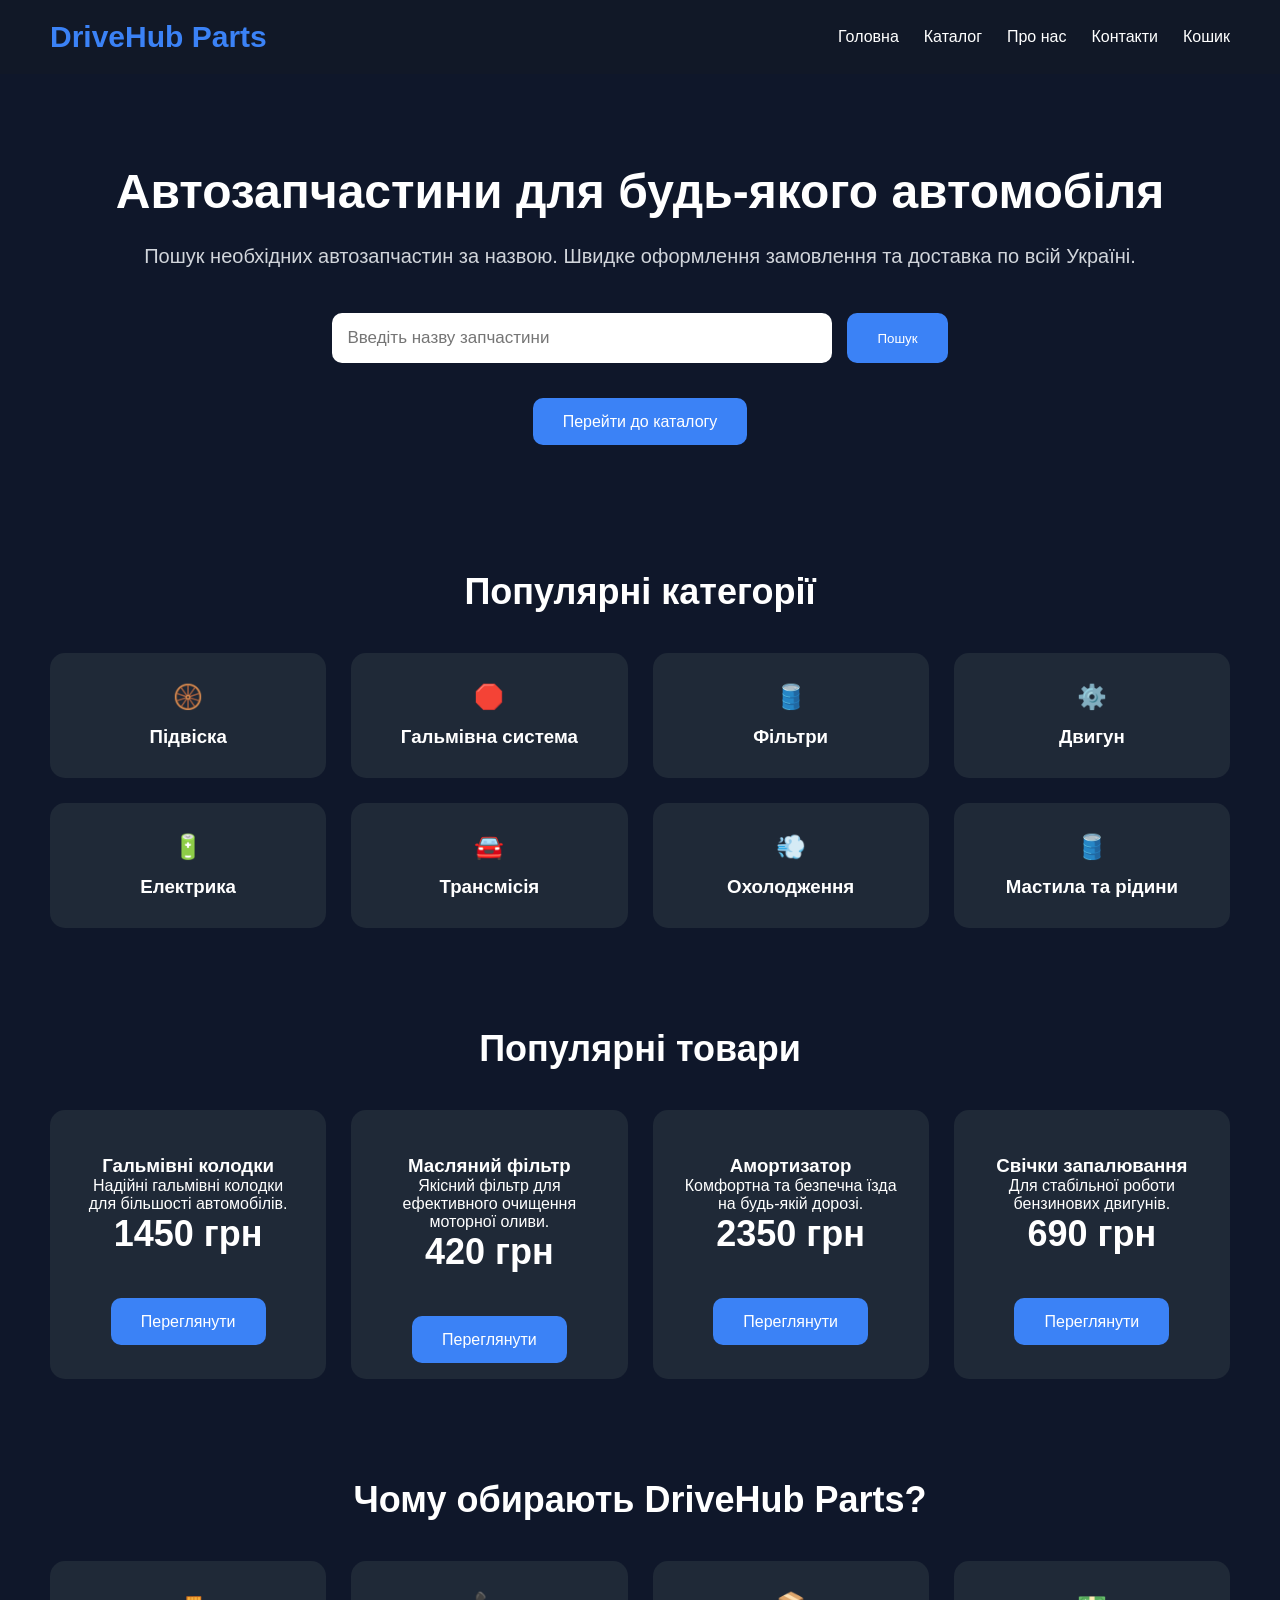
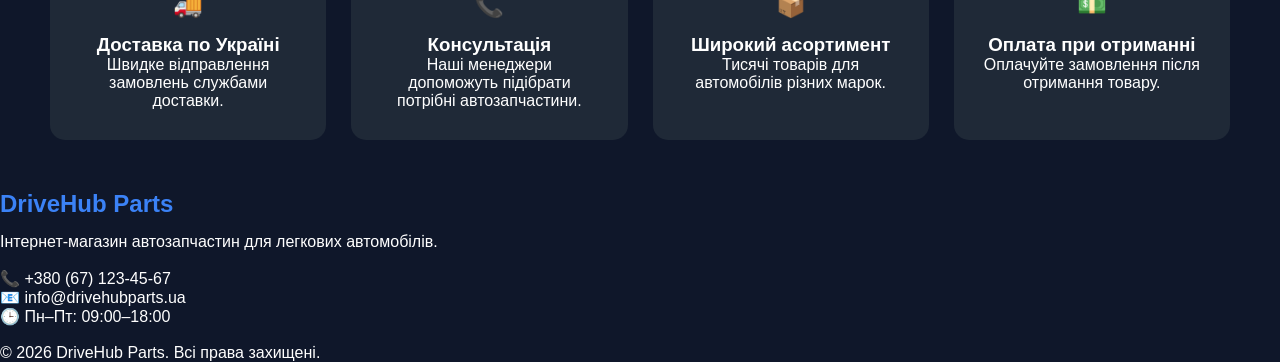
<file: index.html>
<!DOCTYPE html>
<html lang="uk">
<head>
<meta charset="UTF-8">
<meta name="viewport" content="width=device-width, initial-scale=1.0">
<title>DriveHub Parts</title>

<style>

*{
margin:0;
padding:0;
box-sizing:border-box;
}

body{
font-family:Arial,sans-serif;
background:#0f172a;
color:white;
}

header{
background:#111827;
display:flex;
justify-content:space-between;
align-items:center;
padding:20px 50px;
position:sticky;
top:0;
}

.logo{
font-size:30px;
font-weight:bold;
color:#3b82f6;
}

nav{
display:flex;
gap:25px;
}

nav a{
color:white;
text-decoration:none;
transition:.3s;
}

nav a:hover{
color:#3b82f6;
}

.hero{

padding:90px 20px;

text-align:center;

}

.hero h1{

font-size:48px;

margin-bottom:20px;

}

.hero p{

font-size:20px;

color:#d1d5db;

line-height:1.7;

margin-bottom:40px;

}

.search{

display:flex;

justify-content:center;

gap:15px;

flex-wrap:wrap;

margin-bottom:50px;

}

.search input{

width:500px;

max-width:90%;

padding:15px;

border:none;

border-radius:10px;

font-size:17px;

}

.btn{

background:#3b82f6;

color:white;

border:none;

padding:15px 30px;

border-radius:10px;

cursor:pointer;

text-decoration:none;

transition:.3s;

}

.btn:hover{

background:#2563eb;

}

.categories{

padding:50px;

}

.categories h2{

text-align:center;

margin-bottom:40px;

font-size:36px;

}

.grid{

display:grid;

grid-template-columns:repeat(auto-fit,minmax(220px,1fr));

gap:25px;

}

.card{

background:#1f2937;

padding:30px;

border-radius:15px;

text-align:center;

transition:.3s;

}

.card:hover{

transform:translateY(-8px);

box-shadow:0 0 20px rgba(59,130,246,.35);

}

.card h3{

margin-top:15px;

}

</style>

</head>

<body>

<header>

<div class="logo">

DriveHub Parts

</div>

<nav>

<a href="index.html">Головна</a>

<a href="catalog.html">Каталог</a>

<a href="about.html">Про нас</a>

<a href="contacts.html">Контакти</a>

<a href="cart.html">Кошик</a>

</nav>

</header>

<section class="hero">

<h1>

Автозапчастини для будь-якого автомобіля

</h1>

<p>

Пошук необхідних автозапчастин за назвою.
Швидке оформлення замовлення та доставка по всій Україні.

</p>

<div class="search">

<input
type="text"
id="searchInput"
placeholder="Введіть назву запчастини">

<button class="btn" onclick="searchProduct()">
Пошук
</button>

</div>

<a href="catalog.html" class="btn">

Перейти до каталогу

</a>

</section>

<section class="categories">

<h2>

Популярні категорії

</h2>

<div class="grid">

<div class="card">

<h1>🛞</h1>

<h3>Підвіска</h3>

</div>

<div class="card">

<h1>🛑</h1>

<h3>Гальмівна система</h3>

</div>

<div class="card">

<h1>🛢️</h1>

<h3>Фільтри</h3>

</div>

<div class="card">

<h1>⚙️</h1>

<h3>Двигун</h3>

</div><div class="card">

<h1>🔋</h1>

<h3>Електрика</h3>

</div>

<div class="card">

<h1>🚘</h1>

<h3>Трансмісія</h3>

</div>

<div class="card">

<h1>💨</h1>

<h3>Охолодження</h3>

</div>

<div class="card">

<h1>🛢️</h1>

<h3>Мастила та рідини</h3>

</div>

</div>

</section>

<section class="categories">

<h2>

Популярні товари

</h2>

<div class="grid">

<div class="card">

<h3>Гальмівні колодки</h3>

<p>Надійні гальмівні колодки для більшості автомобілів.</p>

<h2>1450 грн</h2>

<br>

<a href="catalog.html" class="btn">

Переглянути

</a>

</div>

<div class="card">

<h3>Масляний фільтр</h3>

<p>Якісний фільтр для ефективного очищення моторної оливи.</p>

<h2>420 грн</h2>

<br>

<a href="catalog.html" class="btn">

Переглянути

</a>

</div>

<div class="card">

<h3>Амортизатор</h3>

<p>Комфортна та безпечна їзда на будь-якій дорозі.</p>

<h2>2350 грн</h2>

<br>

<a href="catalog.html" class="btn">

Переглянути

</a>

</div>

<div class="card">

<h3>Свічки запалювання</h3>

<p>Для стабільної роботи бензинових двигунів.</p>

<h2>690 грн</h2>

<br>

<a href="catalog.html" class="btn">

Переглянути

</a>

</div>

</div>

</section>

<section class="categories">

<h2>

Чому обирають DriveHub Parts?

</h2>

<div class="grid">

<div class="card">

<h1>🚚</h1>

<h3>Доставка по Україні</h3>

<p>

Швидке відправлення замовлень службами доставки.

</p>

</div>

<div class="card">

<h1>📞</h1>

<h3>Консультація</h3>

<p>

Наші менеджери допоможуть підібрати потрібні автозапчастини.

</p>

</div>

<div class="card">

<h1>📦</h1>

<h3>Широкий асортимент</h3>

<p>

Тисячі товарів для автомобілів різних марок.

</p>

</div>

<div class="card">

<h1>💵</h1>

<h3>Оплата при отриманні</h3>

<p>

Оплачуйте замовлення після отримання товару.

</p>

</div>

</div>

</section>

<footer>

<h2 style="color:#3b82f6; margin-bottom:15px;">

DriveHub Parts

</h2>

<p>

Інтернет-магазин автозапчастин для легкових автомобілів.

</p>

<br>

<p>

📞 +380 (67) 123-45-67

</p>

<p>

📧 info@drivehubparts.ua

</p>

<p>

🕒 Пн–Пт: 09:00–18:00

</p>

<br>

<p>

© 2026 DriveHub Parts. Всі права захищені.

</p>

</footer>
<script src="js/script.js"></script>
</body>

</html>
</file>
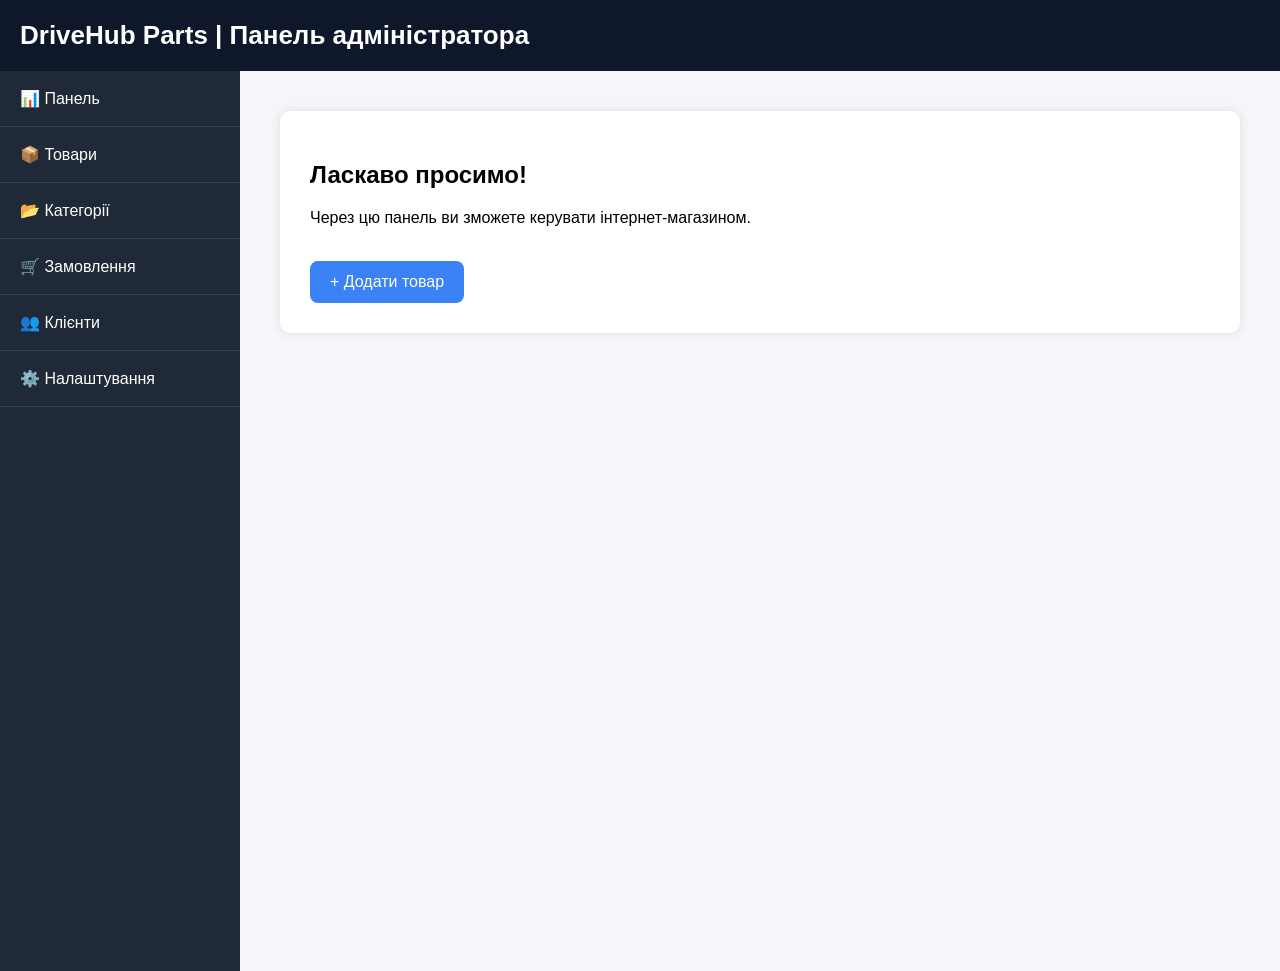
<file: admin/index.html>
<!DOCTYPE html>
<html lang="uk">
<head>
<meta charset="UTF-8">
<meta name="viewport" content="width=device-width, initial-scale=1.0">
<title>DriveHub Parts | Адмін-панель</title>

<style>

body{
    margin:0;
    font-family:Arial,sans-serif;
    background:#f4f6f9;
}

header{
    background:#0f172a;
    color:white;
    padding:20px;
    font-size:26px;
    font-weight:bold;
}

.container{
    display:flex;
}

.sidebar{
    width:240px;
    background:#1f2937;
    min-height:100vh;
    color:white;
}

.sidebar a{
    display:block;
    color:white;
    text-decoration:none;
    padding:18px 20px;
    border-bottom:1px solid #374151;
}

.sidebar a:hover{
    background:#3b82f6;
}

.content{
    flex:1;
    padding:40px;
}

.box{
    background:white;
    padding:30px;
    border-radius:10px;
    box-shadow:0 0 10px rgba(0,0,0,.1);
}

button{
    background:#3b82f6;
    color:white;
    border:none;
    padding:12px 20px;
    border-radius:8px;
    cursor:pointer;
    font-size:16px;
}

button:hover{
    background:#2563eb;
}

</style>

</head>

<body>

<header>

DriveHub Parts | Панель адміністратора

</header>

<div class="container">

<div class="sidebar">

<a href="#">📊 Панель</a>

<a href="#">📦 Товари</a>

<a href="#">📂 Категорії</a>

<a href="#">🛒 Замовлення</a>

<a href="#">👥 Клієнти</a>

<a href="#">⚙️ Налаштування</a>

</div>

<div class="content">

<div class="box">

<h2>Ласкаво просимо!</h2>

<p>

Через цю панель ви зможете керувати інтернет-магазином.

</p>

<br>

<button>

+ Додати товар

</button>

</div>

</div>

</div>

</body>
</html>
</file>
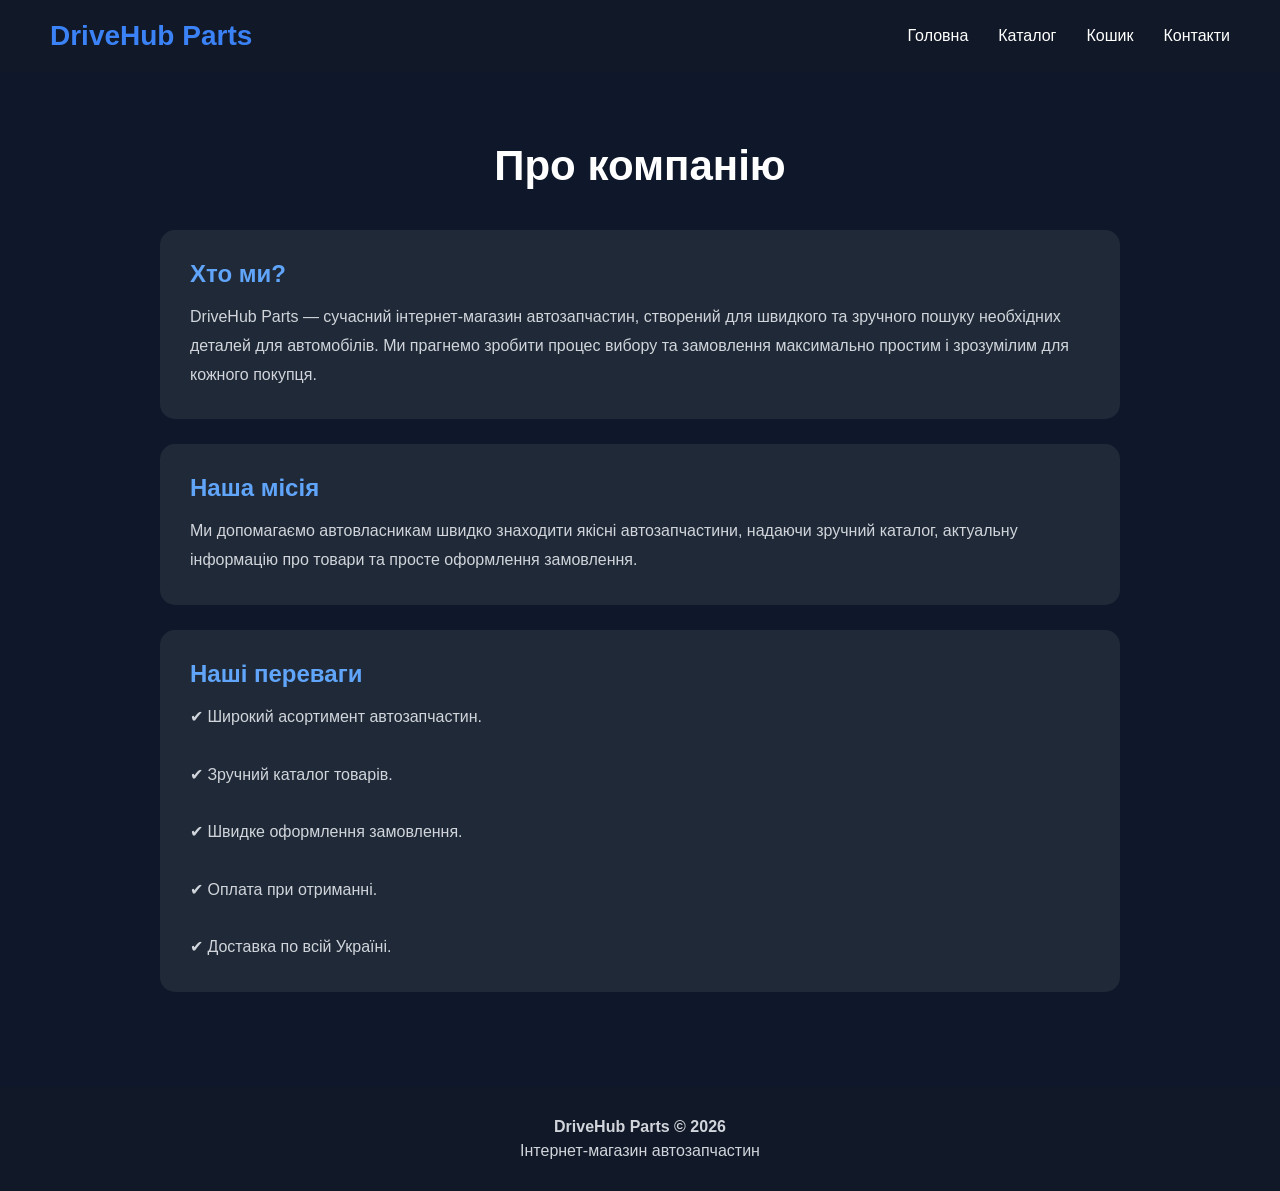
<file: about.html>
<!DOCTYPE html>
<html lang="uk">
<head>
<meta charset="UTF-8">
<meta name="viewport" content="width=device-width, initial-scale=1.0">
<title>Про нас | DriveHub Parts</title>

<style>

*{
margin:0;
padding:0;
box-sizing:border-box;
}

body{
font-family:Arial,sans-serif;
background:#0f172a;
color:white;
}

header{
background:#111827;
display:flex;
justify-content:space-between;
align-items:center;
padding:20px 50px;
}

.logo{
font-size:28px;
font-weight:bold;
color:#3b82f6;
}

nav{
display:flex;
gap:30px;
}

nav a{
color:white;
text-decoration:none;
}

nav a:hover{
color:#3b82f6;
}

.container{
max-width:1000px;
margin:50px auto;
padding:20px;
}

h1{
text-align:center;
font-size:42px;
margin-bottom:40px;
}

.card{
background:#1f2937;
padding:30px;
border-radius:15px;
margin-bottom:25px;
}

.card h2{
margin-bottom:15px;
color:#60a5fa;
}

.card p{
line-height:1.8;
color:#d1d5db;
}

footer{
background:#111827;
text-align:center;
padding:25px;
margin-top:50px;
}

footer p{
margin:6px;
color:#d1d5db;
}

</style>

</head>

<body>

<header>

<div class="logo">
DriveHub Parts
</div>

<nav>

<a href="index.html">Головна</a>

<a href="catalog.html">Каталог</a>

<a href="cart.html">Кошик</a>

<a href="contacts.html">Контакти</a>

</nav>

</header>

<div class="container">

<h1>Про компанію</h1>

<div class="card">

<h2>Хто ми?</h2>

<p>

DriveHub Parts — сучасний інтернет-магазин автозапчастин, створений для швидкого та зручного пошуку необхідних деталей для автомобілів. Ми прагнемо зробити процес вибору та замовлення максимально простим і зрозумілим для кожного покупця.

</p>

</div>

<div class="card">

<h2>Наша місія</h2>

<p>

Ми допомагаємо автовласникам швидко знаходити якісні автозапчастини, надаючи зручний каталог, актуальну інформацію про товари та просте оформлення замовлення.

</p>

</div>

<div class="card">

<h2>Наші переваги</h2>

<p>

✔ Широкий асортимент автозапчастин.<br><br>

✔ Зручний каталог товарів.<br><br>

✔ Швидке оформлення замовлення.<br><br>

✔ Оплата при отриманні.<br><br>

✔ Доставка по всій Україні.

</p>

</div>

</div>

<footer>

<p><strong>DriveHub Parts © 2026</strong></p>

<p>Інтернет-магазин автозапчастин</p>

</footer>

</body>
</html>
</file>
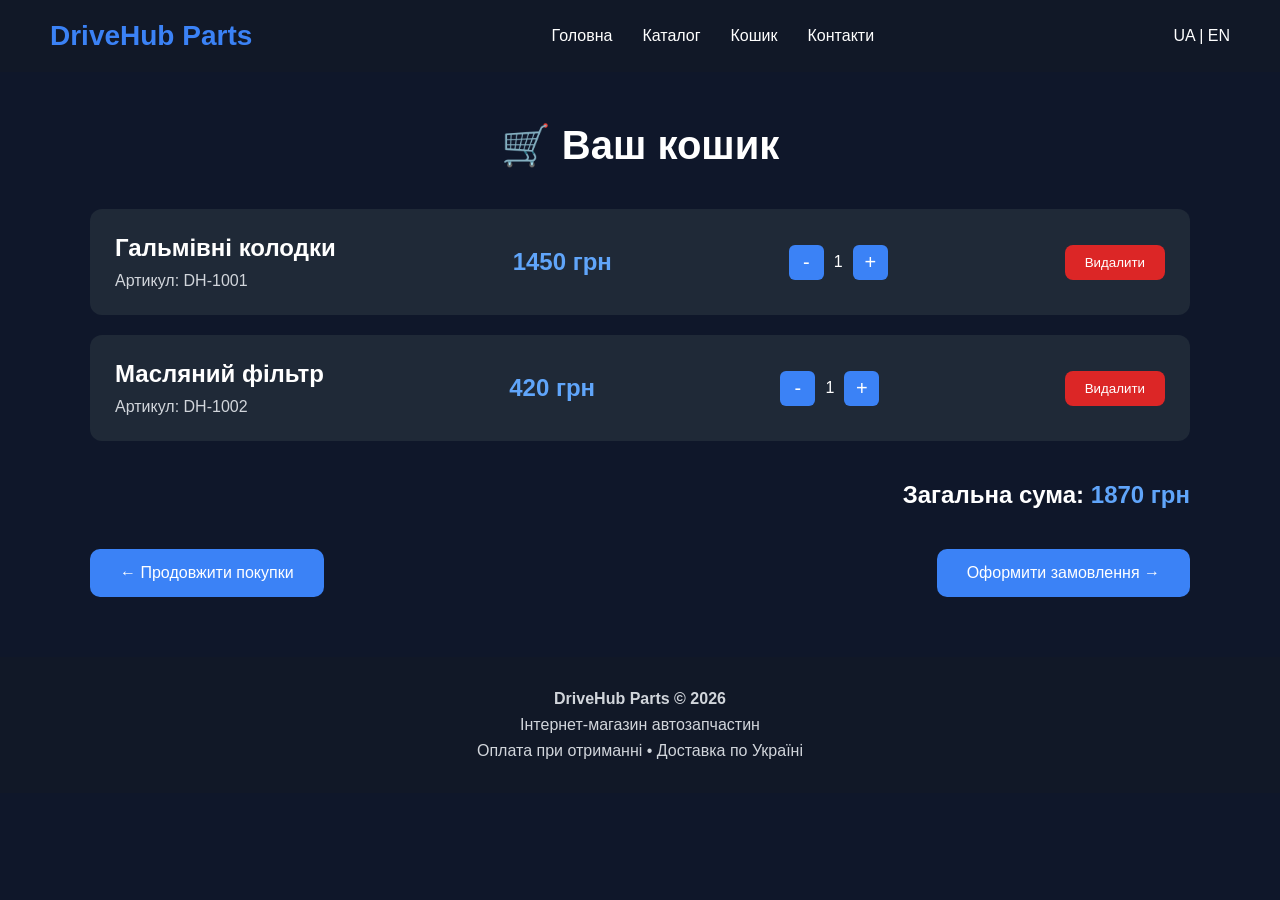
<file: cart.html>
<!DOCTYPE html>
<html lang="uk">
<head>
<meta charset="UTF-8">
<meta name="viewport" content="width=device-width, initial-scale=1.0">
<title>Кошик | DriveHub Parts</title>

<style>

*{
    margin:0;
    padding:0;
    box-sizing:border-box;
}

body{
    font-family:Arial,sans-serif;
    background:#0f172a;
    color:white;
}

header{
    background:#111827;
    display:flex;
    justify-content:space-between;
    align-items:center;
    padding:20px 50px;
}

.logo{
    font-size:28px;
    font-weight:bold;
    color:#3b82f6;
}

nav{
    display:flex;
    gap:30px;
}

nav a{
    color:white;
    text-decoration:none;
}

nav a:hover{
    color:#3b82f6;
}

.language{
    font-size:16px;
}

.container{
    width:90%;
    max-width:1100px;
    margin:50px auto;
}

h1{
    text-align:center;
    margin-bottom:40px;
    font-size:40px;
}

.cart-item{
    display:flex;
    justify-content:space-between;
    align-items:center;
    background:#1f2937;
    padding:25px;
    border-radius:12px;
    margin-bottom:20px;
}

.item-info h2{
    margin-bottom:10px;
}

.item-info p{
    color:#d1d5db;
}

.price{
    color:#60a5fa;
    font-size:24px;
    font-weight:bold;
}

.quantity{
    display:flex;
    align-items:center;
    gap:10px;
}

.quantity button{
    width:35px;
    height:35px;
    border:none;
    border-radius:6px;
    cursor:pointer;
    font-size:20px;
    background:#3b82f6;
    color:white;
}

.remove{
    background:#dc2626;
    color:white;
    border:none;
    padding:10px 20px;
    border-radius:8px;
    cursor:pointer;
}

.remove:hover{
    background:#b91c1c;
}

.total{
    margin-top:40px;
    text-align:right;
}

.total h2{
    margin-bottom:25px;
}

.buttons{
    display:flex;
    justify-content:space-between;
    margin-top:40px;
}

.btn{
    background:#3b82f6;
    color:white;
    text-decoration:none;
    padding:15px 30px;
    border-radius:10px;
}

.btn:hover{
    background:#2563eb;
}

footer{
    margin-top:60px;
    background:#111827;
    text-align:center;
    padding:25px;
}

footer p{
    margin:8px;
    color:#d1d5db;
}

</style>

</head>

<body>

<header>

<div class="logo">
DriveHub Parts
</div>

<nav>
<a href="index.html">Головна</a>
<a href="catalog.html">Каталог</a>
<a href="cart.html">Кошик</a>
<a href="contacts.html">Контакти</a>
</nav>

<div class="language">
UA | EN
</div>

</header>

<div class="container">

<h1>🛒 Ваш кошик</h1>

<div class="cart-item">

<div class="item-info">
<h2>Гальмівні колодки</h2>
<p>Артикул: DH-1001</p>
</div>

<div class="price">
1450 грн
</div>

<div class="quantity">
<button>-</button>
<span>1</span>
<button>+</button>
</div>

<button class="remove">
Видалити
</button>

</div>

<div class="cart-item">

<div class="item-info">
<h2>Масляний фільтр</h2>
<p>Артикул: DH-1002</p>
</div>

<div class="price">
420 грн
</div>

<div class="quantity">
<button>-</button>
<span>1</span>
<button>+</button>
</div>

<button class="remove">
Видалити
</button>

</div>

<div class="total">

<h2>Загальна сума: <span style="color:#60a5fa;">1870 грн</span></h2>

</div>

<div class="buttons">

<a href="catalog.html" class="btn">
← Продовжити покупки
</a>

<a href="checkout.html" class="btn">
Оформити замовлення →
</a>

</div>

</div>

<footer>

<p><strong>DriveHub Parts © 2026</strong></p>

<p>Інтернет-магазин автозапчастин</p>

<p>Оплата при отриманні • Доставка по Україні</p>

</footer>

</body>
</html>
</file>
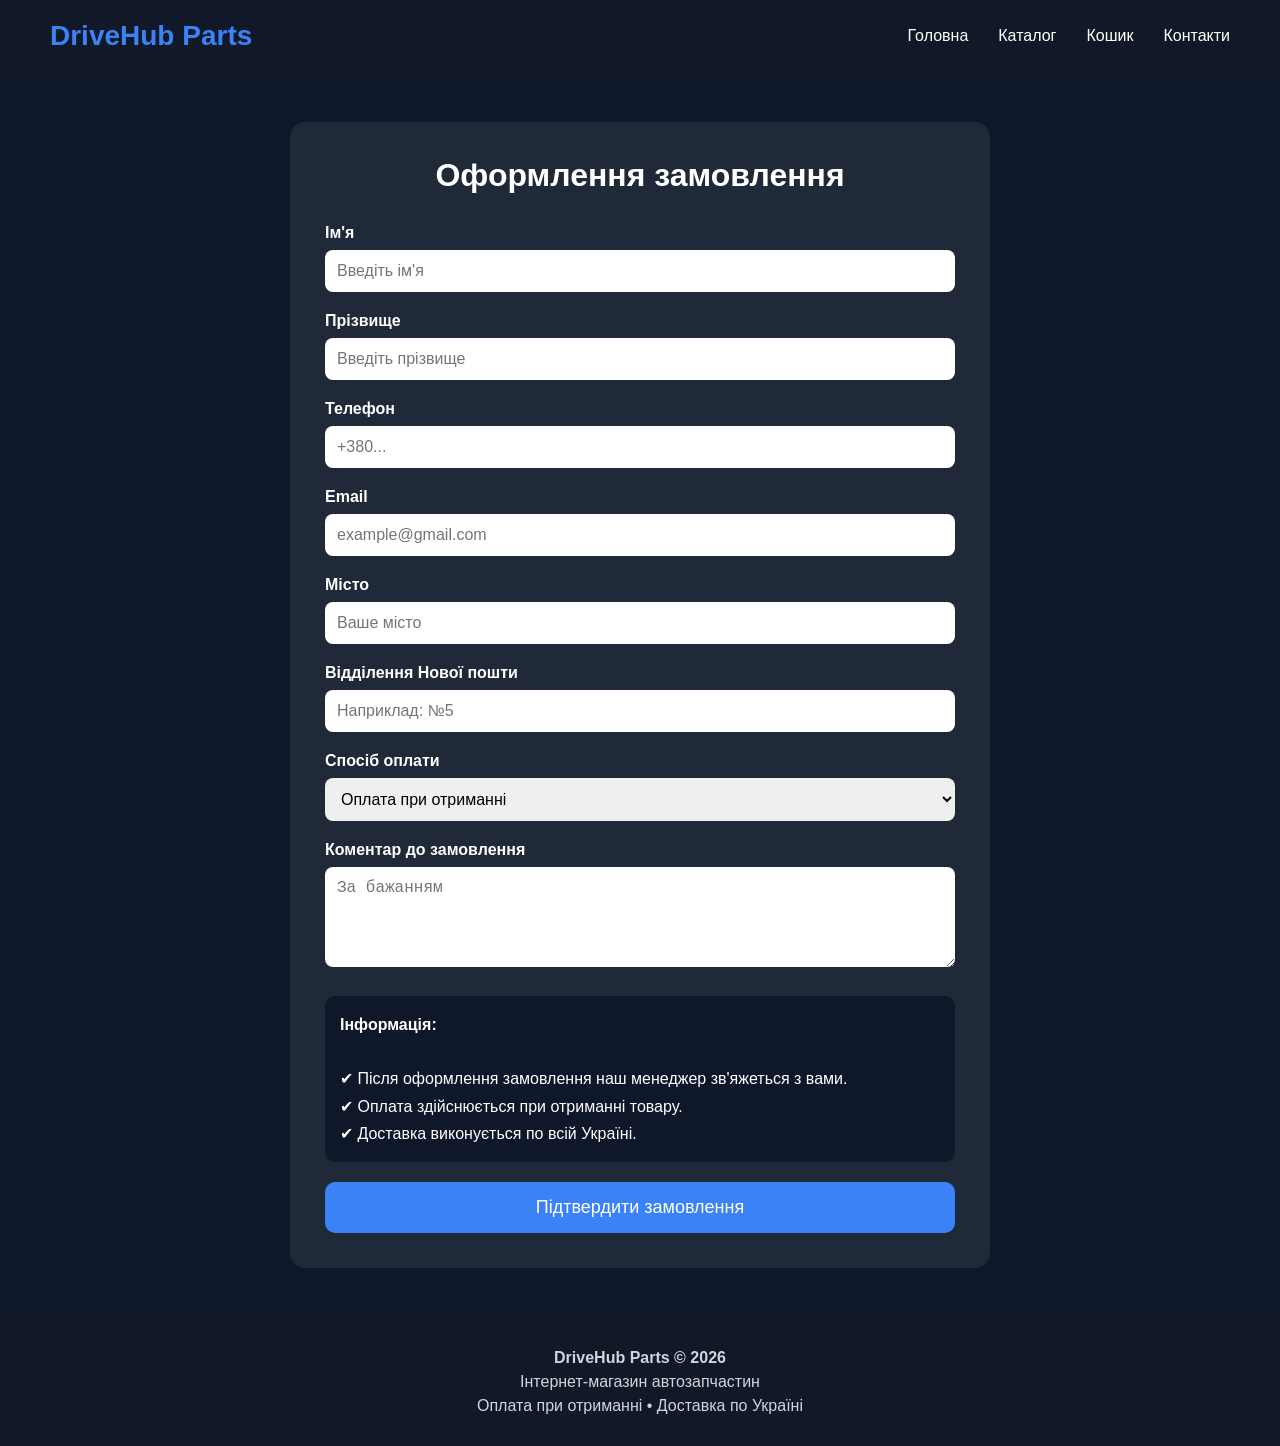
<file: checkout.html>
<!DOCTYPE html>
<html lang="uk">
<head>
<meta charset="UTF-8">
<meta name="viewport" content="width=device-width, initial-scale=1.0">
<title>Оформлення замовлення | DriveHub Parts</title>

<style>

*{
margin:0;
padding:0;
box-sizing:border-box;
}

body{
font-family:Arial,sans-serif;
background:#0f172a;
color:white;
}

header{
background:#111827;
display:flex;
justify-content:space-between;
align-items:center;
padding:20px 50px;
}

.logo{
font-size:28px;
font-weight:bold;
color:#3b82f6;
}

nav{
display:flex;
gap:30px;
}

nav a{
color:white;
text-decoration:none;
}

nav a:hover{
color:#3b82f6;
}

.container{
max-width:700px;
margin:50px auto;
background:#1f2937;
padding:35px;
border-radius:15px;
}

h1{
text-align:center;
margin-bottom:30px;
}

.form-group{
margin-bottom:20px;
}

label{
display:block;
margin-bottom:8px;
font-weight:bold;
}

input,
select,
textarea{
width:100%;
padding:12px;
border:none;
border-radius:8px;
font-size:16px;
}

textarea{
resize:vertical;
height:100px;
}

.btn{
width:100%;
background:#3b82f6;
color:white;
padding:15px;
border:none;
border-radius:10px;
font-size:18px;
cursor:pointer;
margin-top:20px;
}

.btn:hover{
background:#2563eb;
}

.info{
background:#0f172a;
padding:15px;
border-radius:10px;
margin-top:25px;
line-height:1.7;
}

footer{
margin-top:50px;
background:#111827;
text-align:center;
padding:25px;
}

footer p{
margin:6px;
color:#d1d5db;
}

</style>

</head>

<body>

<header>

<div class="logo">
DriveHub Parts
</div>

<nav>
<a href="index.html">Головна</a>
<a href="catalog.html">Каталог</a>
<a href="cart.html">Кошик</a>
<a href="contacts.html">Контакти</a>
</nav>

</header>

<div class="container">

<h1>Оформлення замовлення</h1>

<form action="success.html">

<div class="form-group">
<label>Ім'я</label>
<input type="text" placeholder="Введіть ім'я" required>
</div>

<div class="form-group">
<label>Прізвище</label>
<input type="text" placeholder="Введіть прізвище" required>
</div>

<div class="form-group">
<label>Телефон</label>
<input type="tel" placeholder="+380..." required>
</div>

<div class="form-group">
<label>Email</label>
<input type="email" placeholder="example@gmail.com">
</div>

<div class="form-group">
<label>Місто</label>
<input type="text" placeholder="Ваше місто" required>
</div>

<div class="form-group">
<label>Відділення Нової пошти</label>
<input type="text" placeholder="Наприклад: №5" required>
</div>

<div class="form-group">
<label>Спосіб оплати</label>

<select>

<option>Оплата при отриманні</option>

</select>

</div>

<div class="form-group">
<label>Коментар до замовлення</label>

<textarea placeholder="За бажанням"></textarea>

</div>

<div class="info">

<b>Інформація:</b><br><br>

✔ Після оформлення замовлення наш менеджер зв'яжеться з вами.<br>

✔ Оплата здійснюється при отриманні товару.<br>

✔ Доставка виконується по всій Україні.

</div>

<button class="btn">

Підтвердити замовлення

</button>

</form>

</div>

<footer>

<p><strong>DriveHub Parts © 2026</strong></p>

<p>Інтернет-магазин автозапчастин</p>

<p>Оплата при отриманні • Доставка по Україні</p>

</footer>

</body>
</html>
</file>
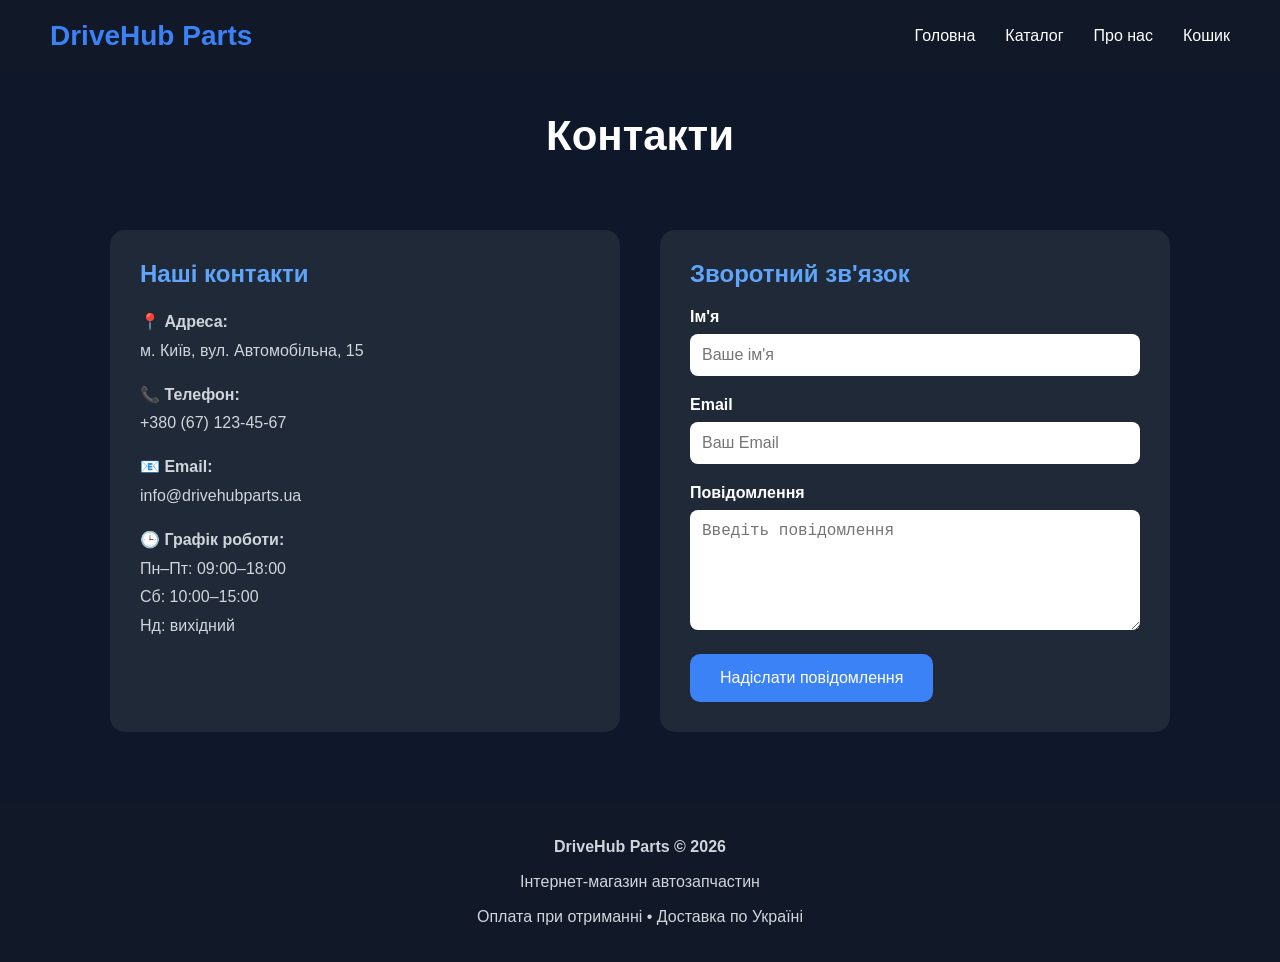
<file: contacts.html>
<!DOCTYPE html>
<html lang="uk">
<head>
<meta charset="UTF-8">
<meta name="viewport" content="width=device-width, initial-scale=1.0">
<title>Контакти | DriveHub Parts</title>

<style>

*{
margin:0;
padding:0;
box-sizing:border-box;
}

body{
font-family:Arial,sans-serif;
background:#0f172a;
color:white;
}

header{
background:#111827;
display:flex;
justify-content:space-between;
align-items:center;
padding:20px 50px;
}

.logo{
font-size:28px;
font-weight:bold;
color:#3b82f6;
}

nav{
display:flex;
gap:30px;
}

nav a{
color:white;
text-decoration:none;
}

nav a:hover{
color:#3b82f6;
}

.container{
max-width:1100px;
margin:50px auto;
display:grid;
grid-template-columns:1fr 1fr;
gap:40px;
padding:20px;
}

.card{
background:#1f2937;
padding:30px;
border-radius:15px;
}

h1{
text-align:center;
margin-top:40px;
font-size:42px;
}

h2{
margin-bottom:20px;
color:#60a5fa;
}

p{
line-height:1.8;
margin-bottom:15px;
color:#d1d5db;
}

label{
display:block;
margin-bottom:8px;
font-weight:bold;
}

input,
textarea{
width:100%;
padding:12px;
margin-bottom:20px;
border:none;
border-radius:8px;
font-size:16px;
}

textarea{
height:120px;
resize:vertical;
}

button{
background:#3b82f6;
color:white;
border:none;
padding:15px 30px;
border-radius:10px;
cursor:pointer;
font-size:16px;
}

button:hover{
background:#2563eb;
}

footer{
background:#111827;
text-align:center;
padding:25px;
margin-top:50px;
}

footer p{
margin:6px;
}

@media(max-width:768px){

.container{
grid-template-columns:1fr;
}

header{
flex-direction:column;
gap:20px;
}

nav{
flex-wrap:wrap;
justify-content:center;
}

}

</style>

</head>

<body>

<header>

<div class="logo">
DriveHub Parts
</div>

<nav>

<a href="index.html">Головна</a>

<a href="catalog.html">Каталог</a>

<a href="about.html">Про нас</a>

<a href="cart.html">Кошик</a>

</nav>

</header>

<h1>Контакти</h1>

<div class="container">

<div class="card">

<h2>Наші контакти</h2>

<p><strong>📍 Адреса:</strong><br>
м. Київ, вул. Автомобільна, 15</p>

<p><strong>📞 Телефон:</strong><br>
+380 (67) 123-45-67</p>

<p><strong>📧 Email:</strong><br>
info@drivehubparts.ua</p>

<p><strong>🕒 Графік роботи:</strong><br>
Пн–Пт: 09:00–18:00<br>
Сб: 10:00–15:00<br>
Нд: вихідний</p>

</div>

<div class="card">

<h2>Зворотний зв'язок</h2>

<form>

<label>Ім'я</label>
<input type="text" placeholder="Ваше ім'я">

<label>Email</label>
<input type="email" placeholder="Ваш Email">

<label>Повідомлення</label>
<textarea placeholder="Введіть повідомлення"></textarea>

<button type="submit">
Надіслати повідомлення
</button>

</form>

</div>

</div>

<footer>

<p><strong>DriveHub Parts © 2026</strong></p>

<p>Інтернет-магазин автозапчастин</p>

<p>Оплата при отриманні • Доставка по Україні</p>

</footer>

</body>
</html>
</file>
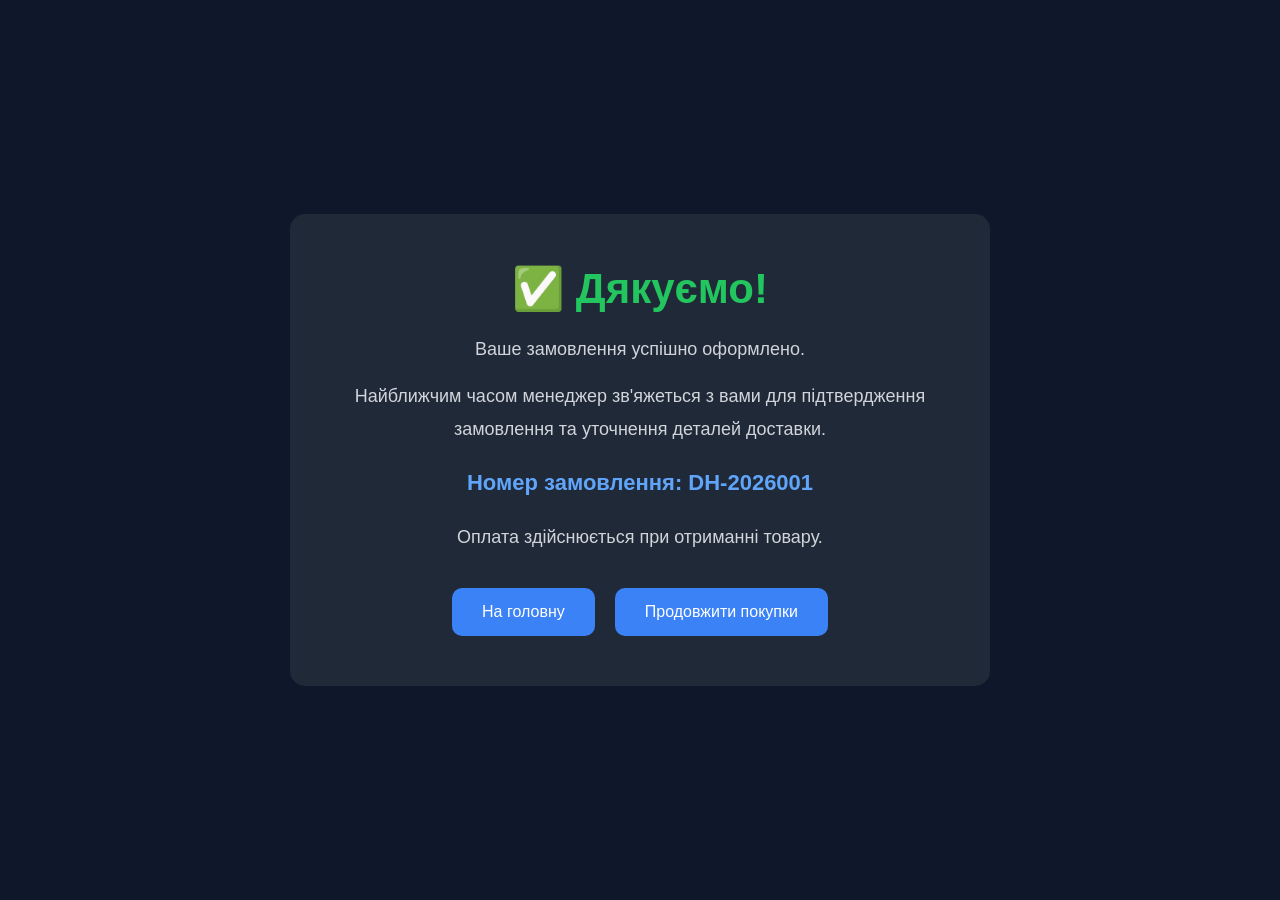
<file: success.html>
<!DOCTYPE html>
<html lang="uk">
<head>
<meta charset="UTF-8">
<meta name="viewport" content="width=device-width, initial-scale=1.0">
<title>Замовлення оформлено | DriveHub Parts</title>

<style>

*{
margin:0;
padding:0;
box-sizing:border-box;
}

body{
font-family:Arial,sans-serif;
background:#0f172a;
color:white;
display:flex;
justify-content:center;
align-items:center;
height:100vh;
}

.container{
background:#1f2937;
padding:50px;
border-radius:15px;
text-align:center;
max-width:700px;
width:90%;
}

h1{
font-size:42px;
margin-bottom:20px;
color:#22c55e;
}

p{
font-size:18px;
line-height:1.8;
color:#d1d5db;
margin-bottom:15px;
}

.order{
margin:25px 0;
font-size:22px;
font-weight:bold;
color:#60a5fa;
}

.buttons{
display:flex;
justify-content:center;
gap:20px;
margin-top:35px;
flex-wrap:wrap;
}

.btn{
background:#3b82f6;
color:white;
text-decoration:none;
padding:15px 30px;
border-radius:10px;
transition:.3s;
}

.btn:hover{
background:#2563eb;
}

</style>

</head>

<body>

<div class="container">

<h1>✅ Дякуємо!</h1>

<p>

Ваше замовлення успішно оформлено.

</p>

<p>

Найближчим часом менеджер зв'яжеться з вами
для підтвердження замовлення та уточнення деталей доставки.

</p>

<div class="order">

Номер замовлення: DH-2026001

</div>

<p>

Оплата здійснюється при отриманні товару.

</p>

<div class="buttons">

<a href="index.html" class="btn">

На головну

</a>

<a href="catalog.html" class="btn">

Продовжити покупки

</a>

</div>

</div>

</body>
</html>
</file>
